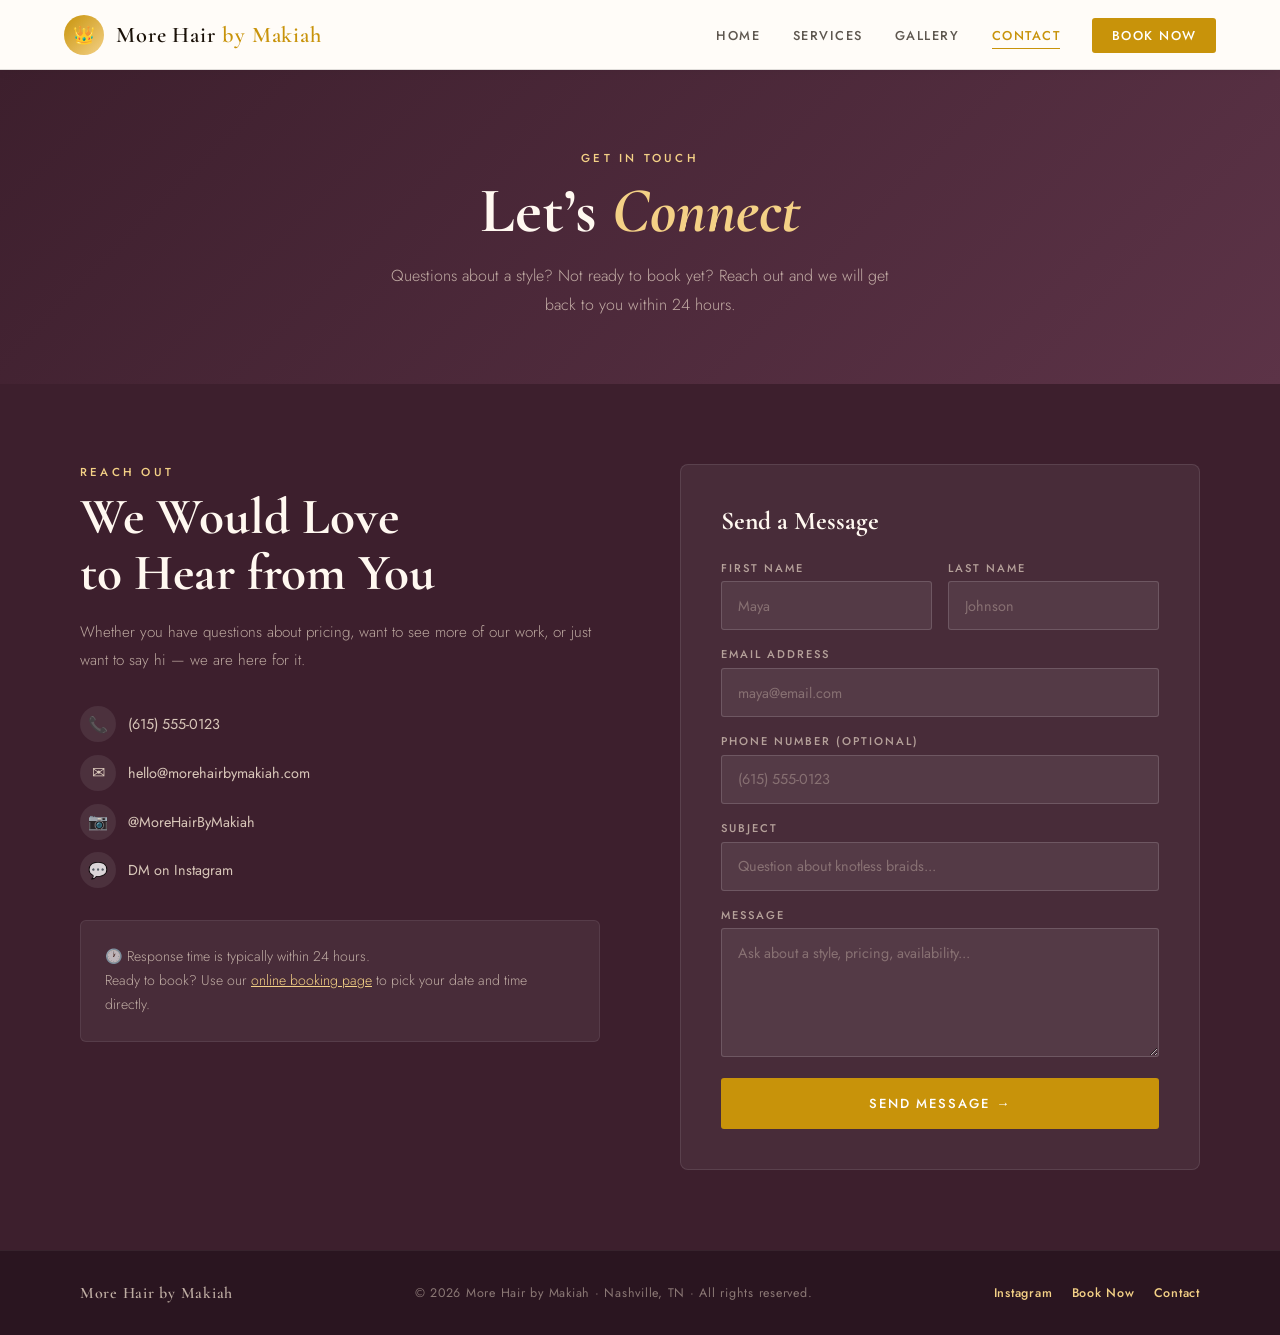
<file: contact.html>
<!DOCTYPE html>
<html lang="en">
<head>
  <meta charset="UTF-8" />
  <meta name="viewport" content="width=device-width, initial-scale=1.0" />
  <meta name="description" content="Contact More Hair by Makiah in Nashville, TN. Ask about styles, pricing, or availability." />
  <meta name="theme-color" content="#3D1F2D" />
  <title>Contact &mdash; More Hair by Makiah</title>

  <link rel="manifest" href="manifest.json" />
  <link rel="apple-touch-icon" href="icons/icon-192.png" />
  <link rel="stylesheet" href="styles.css" />
</head>
<body>

  <!-- ════════ NAV ════════ -->
  <nav>
    <a href="index.html" class="logo">
      <div class="logo-icon">&#128081;</div>
      <span class="logo-text">More Hair <span>by Makiah</span></span>
    </a>
    <ul class="nav-links">
      <li><a href="index.html">Home</a></li>
      <li><a href="services.html">Services</a></li>
      <li><a href="gallery.html">Gallery</a></li>
      <li><a href="contact.html" class="active">Contact</a></li>
      <li><a href="booking.html" class="nav-book">Book Now</a></li>
    </ul>
    <button class="nav-hamburger" id="hamburger" aria-label="Open menu" aria-expanded="false">
      <span></span><span></span><span></span>
    </button>
  </nav>

  <div class="nav-drawer" id="nav-drawer" role="navigation">
    <a href="index.html">Home</a>
    <a href="services.html">Services</a>
    <a href="gallery.html">Gallery</a>
    <a href="contact.html">Contact</a>
    <a href="booking.html" class="drawer-book">Book Now</a>
  </div>

  <!-- ════════ PAGE CONTENT ════════ -->
  <div class="page-content">
    <div class="page-banner">
      <div class="section-label">Get In Touch</div>
      <h1>Let&rsquo;s <em>Connect</em></h1>
      <p>Questions about a style? Not ready to book yet? Reach out and we will get back to you within 24 hours.</p>
    </div>

    <!--
      ══════════════════════════════════════════
      FORMSPREE SETUP — 3 easy steps:
        1. Sign up free at https://formspree.io
        2. Create a new form — copy the form ID
           (the characters after /f/ in your form URL)
        3. Replace YOUR_FORM_ID below with that ID
           e.g. action="https://formspree.io/f/abcdefgh"

      PHONE & EMAIL — replace the placeholders below:
        - Replace (615) 555-0123 with your real phone number
        - Replace hello@morehairbymakiah.com with your real email
      ══════════════════════════════════════════
    -->
    <section class="contact-section">

      <div class="contact-left">
        <div class="section-label">Reach Out</div>
        <h2 class="section-title">We Would Love<br />to Hear from You</h2>
        <p class="contact-sub">
          Whether you have questions about pricing, want to see more of our work,
          or just want to say hi &mdash; we are here for it.
        </p>
        <div class="contact-info-links">

          <!-- ⬇ Replace with your real phone number -->
          <a href="tel:+16155550123" class="contact-info-link">
            <span class="link-icon">&#128222;</span>
            (615) 555-0123
          </a>

          <!-- ⬇ Replace with your real email address -->
          <a href="mailto:hello@morehairbymakiah.com" class="contact-info-link">
            <span class="link-icon">&#9993;</span>
            hello@morehairbymakiah.com
          </a>

          <a href="https://instagram.com/MoreHairByMakiah" target="_blank" rel="noopener" class="contact-info-link">
            <span class="link-icon">&#128247;</span>
            @MoreHairByMakiah
          </a>

          <a href="https://instagram.com/MoreHairByMakiah" target="_blank" rel="noopener" class="contact-info-link">
            <span class="link-icon">&#128172;</span>
            DM on Instagram
          </a>

        </div>

        <div style="margin-top:2rem;padding:1.5rem;background:rgba(255,255,255,0.06);border-radius:6px;border:1px solid rgba(255,255,255,0.08);">
          <p style="color:rgba(255,240,220,0.65);font-size:0.88rem;line-height:1.7;font-weight:300;">
            &#128336; Response time is typically within 24 hours.<br />
            Ready to book? Use our
            <a href="booking.html" style="color:var(--gold-light);text-decoration:underline;">online booking page</a>
            to pick your date and time directly.
          </p>
        </div>
      </div>

      <!-- Formspree contact form -->
      <div class="contact-form-wrap">
        <h3>Send a Message</h3>
        <div class="form-status" id="contact-status" role="alert"></div>
        <form
          class="contact-form"
          id="contact-form"
          action="https://formspree.io/f/YOUR_FORM_ID"
          method="POST">

          <div class="cf-row">
            <div class="cf-group">
              <label for="cf-fname">First Name</label>
              <input id="cf-fname" type="text" name="first_name" placeholder="Maya" required />
            </div>
            <div class="cf-group">
              <label for="cf-lname">Last Name</label>
              <input id="cf-lname" type="text" name="last_name" placeholder="Johnson" required />
            </div>
          </div>

          <div class="cf-group">
            <label for="cf-email">Email Address</label>
            <input id="cf-email" type="email" name="email" placeholder="maya@email.com" required />
          </div>

          <div class="cf-group">
            <label for="cf-phone">Phone Number (optional)</label>
            <input id="cf-phone" type="tel" name="phone" placeholder="(615) 555-0123" />
          </div>

          <div class="cf-group">
            <label for="cf-subject">Subject</label>
            <input id="cf-subject" type="text" name="subject" placeholder="Question about knotless braids..." />
          </div>

          <div class="cf-group">
            <label for="cf-message">Message</label>
            <textarea id="cf-message" name="message" rows="5"
              placeholder="Ask about a style, pricing, availability..." required></textarea>
          </div>

          <!-- Honeypot anti-spam — must stay hidden -->
          <input type="text" name="_gotcha" style="display:none" tabindex="-1" autocomplete="off" />

          <button class="btn-contact-submit" type="submit">Send Message &rarr;</button>
        </form>
      </div>

    </section>
  </div><!-- end .page-content -->

  <!-- ════════ FOOTER ════════ -->
  <footer>
    <div class="footer-brand">More Hair by Makiah</div>
    <p>&copy; <span id="copy-year"></span> More Hair by Makiah &middot; Nashville, TN &middot; All rights reserved.</p>
    <div class="footer-social">
      <a href="https://instagram.com/MoreHairByMakiah" target="_blank" rel="noopener">Instagram</a>
      <a href="booking.html">Book Now</a>
      <a href="contact.html">Contact</a>
    </div>
  </footer>

  <script>
    if ('serviceWorker' in navigator) { navigator.serviceWorker.register('sw.js').catch(function(){}); }

    document.getElementById('copy-year').textContent = new Date().getFullYear();

    /* Hamburger */
    var hamburger = document.getElementById('hamburger');
    var drawer    = document.getElementById('nav-drawer');
    hamburger.addEventListener('click', function () {
      var open = drawer.classList.toggle('open');
      hamburger.setAttribute('aria-expanded', open ? 'true' : 'false');
    });
    drawer.querySelectorAll('a').forEach(function (link) {
      link.addEventListener('click', function () {
        drawer.classList.remove('open');
        hamburger.setAttribute('aria-expanded', 'false');
      });
    });

    /* Formspree AJAX submit */
    (function () {
      var form   = document.getElementById('contact-form');
      var status = document.getElementById('contact-status');
      if (!form || !status) { return; }

      form.addEventListener('submit', function (e) {
        e.preventDefault();

        var btn         = form.querySelector('button[type="submit"]');
        btn.disabled    = true;
        btn.textContent = 'Sending...';
        status.className     = 'form-status';
        status.style.display = 'none';
        status.textContent   = '';

        fetch(form.action, {
          method:  'POST',
          body:    new FormData(form),
          headers: { 'Accept': 'application/json' }
        })
        .then(function (res) {
          if (res.ok) {
            status.className     = 'form-status success';
            status.textContent   = 'Message sent! We will be in touch within 24 hours.';
            status.style.display = 'block';
            form.reset();
          } else {
            return res.json().then(function (json) {
              throw new Error(json.error || 'Server error');
            });
          }
        })
        .catch(function () {
          status.className     = 'form-status error';
          status.textContent   = 'Something went wrong. Please email us directly or try again.';
          status.style.display = 'block';
        })
        .finally(function () {
          btn.disabled    = false;
          btn.textContent = 'Send Message \u2192';
        });
      });
    }());
  </script>

</body>
</html>
</file>
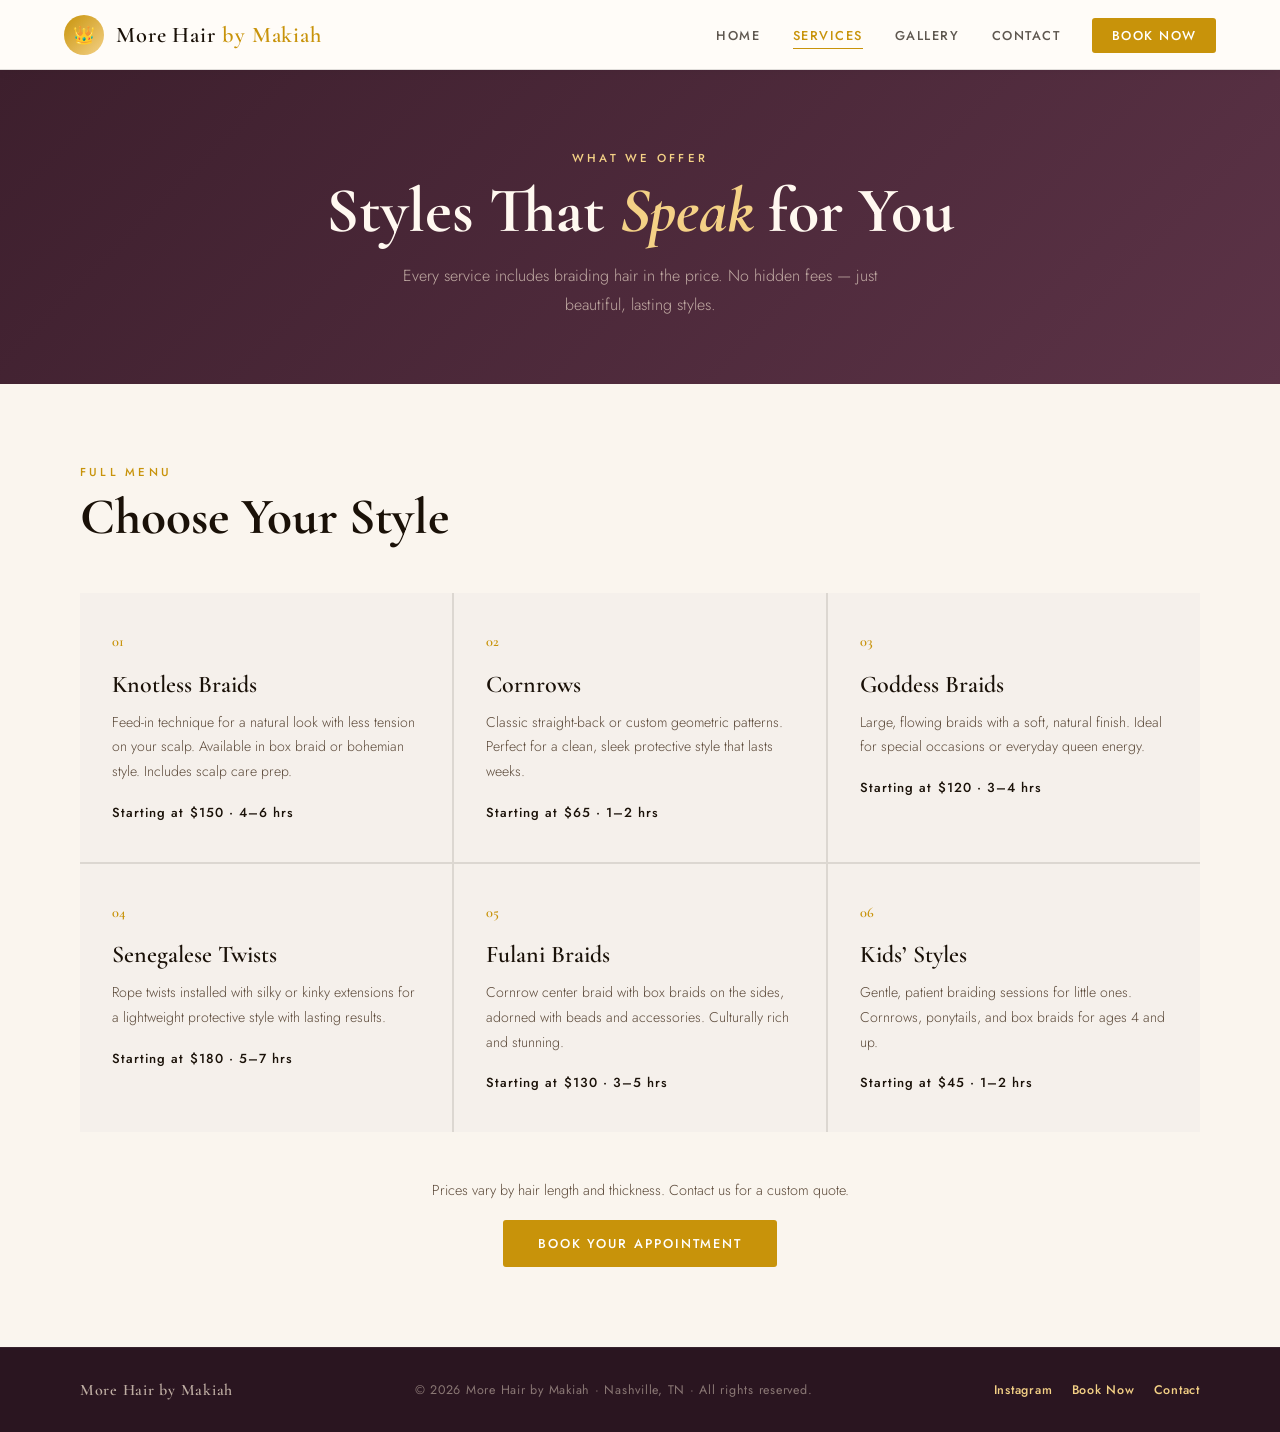
<file: services.html>
<!DOCTYPE html>
<html lang="en">
<head>
  <meta charset="UTF-8" />
  <meta name="viewport" content="width=device-width, initial-scale=1.0" />
  <meta name="description" content="Hair braiding services by Makiah in Nashville, TN — knotless braids, cornrows, goddess braids, Senegalese twists, Fulani braids, and kids styles." />
  <meta name="theme-color" content="#3D1F2D" />
  <title>Services &mdash; More Hair by Makiah</title>

  <link rel="manifest" href="manifest.json" />
  <link rel="apple-touch-icon" href="icons/icon-192.png" />
  <link rel="stylesheet" href="styles.css" />
</head>
<body>

  <!-- ════════ NAV ════════ -->
  <nav>
    <a href="index.html" class="logo">
      <div class="logo-icon">&#128081;</div>
      <span class="logo-text">More Hair <span>by Makiah</span></span>
    </a>
    <ul class="nav-links">
      <li><a href="index.html">Home</a></li>
      <li><a href="services.html" class="active">Services</a></li>
      <li><a href="gallery.html">Gallery</a></li>
      <li><a href="contact.html">Contact</a></li>
      <li><a href="booking.html" class="nav-book">Book Now</a></li>
    </ul>
    <button class="nav-hamburger" id="hamburger" aria-label="Open menu" aria-expanded="false">
      <span></span><span></span><span></span>
    </button>
  </nav>

  <div class="nav-drawer" id="nav-drawer" role="navigation">
    <a href="index.html">Home</a>
    <a href="services.html">Services</a>
    <a href="gallery.html">Gallery</a>
    <a href="contact.html">Contact</a>
    <a href="booking.html" class="drawer-book">Book Now</a>
  </div>

  <!-- ════════ PAGE BANNER ════════ -->
  <div class="page-content">
    <div class="page-banner">
      <div class="section-label">What We Offer</div>
      <h1>Styles That <em>Speak</em> for You</h1>
      <p>Every service includes braiding hair in the price. No hidden fees &mdash; just beautiful, lasting styles.</p>
    </div>

    <!-- ════════ SERVICES GRID ════════ -->
    <section class="services-section">
      <div class="section-label">Full Menu</div>
      <h2 class="section-title">Choose Your Style</h2>
      <div class="services-grid">

        <div class="service-card">
          <div class="service-num">01</div>
          <div class="service-name">Knotless Braids</div>
          <p class="service-desc">Feed-in technique for a natural look with less tension on your scalp. Available in box braid or bohemian style. Includes scalp care prep.</p>
          <div class="service-price">Starting at $150 &middot; 4&ndash;6 hrs</div>
        </div>

        <div class="service-card">
          <div class="service-num">02</div>
          <div class="service-name">Cornrows</div>
          <p class="service-desc">Classic straight-back or custom geometric patterns. Perfect for a clean, sleek protective style that lasts weeks.</p>
          <div class="service-price">Starting at $65 &middot; 1&ndash;2 hrs</div>
        </div>

        <div class="service-card">
          <div class="service-num">03</div>
          <div class="service-name">Goddess Braids</div>
          <p class="service-desc">Large, flowing braids with a soft, natural finish. Ideal for special occasions or everyday queen energy.</p>
          <div class="service-price">Starting at $120 &middot; 3&ndash;4 hrs</div>
        </div>

        <div class="service-card">
          <div class="service-num">04</div>
          <div class="service-name">Senegalese Twists</div>
          <p class="service-desc">Rope twists installed with silky or kinky extensions for a lightweight protective style with lasting results.</p>
          <div class="service-price">Starting at $180 &middot; 5&ndash;7 hrs</div>
        </div>

        <div class="service-card">
          <div class="service-num">05</div>
          <div class="service-name">Fulani Braids</div>
          <p class="service-desc">Cornrow center braid with box braids on the sides, adorned with beads and accessories. Culturally rich and stunning.</p>
          <div class="service-price">Starting at $130 &middot; 3&ndash;5 hrs</div>
        </div>

        <div class="service-card">
          <div class="service-num">06</div>
          <div class="service-name">Kids&rsquo; Styles</div>
          <p class="service-desc">Gentle, patient braiding sessions for little ones. Cornrows, ponytails, and box braids for ages 4 and up.</p>
          <div class="service-price">Starting at $45 &middot; 1&ndash;2 hrs</div>
        </div>

      </div>

      <!-- CTA -->
      <div style="text-align:center;margin-top:3rem;">
        <p style="color:var(--text-muted);font-size:0.9rem;margin-bottom:1.2rem;font-weight:300;">
          Prices vary by hair length and thickness. Contact us for a custom quote.
        </p>
        <a href="booking.html" class="btn-primary">Book Your Appointment</a>
      </div>
    </section>

  </div><!-- end .page-content -->

  <!-- ════════ FOOTER ════════ -->
  <footer>
    <div class="footer-brand">More Hair by Makiah</div>
    <p>&copy; <span id="copy-year"></span> More Hair by Makiah &middot; Nashville, TN &middot; All rights reserved.</p>
    <div class="footer-social">
      <a href="https://instagram.com/MoreHairByMakiah" target="_blank" rel="noopener">Instagram</a>
      <a href="booking.html">Book Now</a>
      <a href="contact.html">Contact</a>
    </div>
  </footer>

  <script>
    if ('serviceWorker' in navigator) { navigator.serviceWorker.register('sw.js').catch(function(){}); }

    document.getElementById('copy-year').textContent = new Date().getFullYear();

    var hamburger = document.getElementById('hamburger');
    var drawer    = document.getElementById('nav-drawer');
    hamburger.addEventListener('click', function () {
      var open = drawer.classList.toggle('open');
      hamburger.setAttribute('aria-expanded', open ? 'true' : 'false');
    });
    drawer.querySelectorAll('a').forEach(function (link) {
      link.addEventListener('click', function () {
        drawer.classList.remove('open');
        hamburger.setAttribute('aria-expanded', 'false');
      });
    });
  </script>

</body>
</html>
</file>
<file: styles.css>
/* ================================================
   MORE HAIR BY MAKIAH — Shared Stylesheet
   styles.css  |  used by all pages
   ================================================ */

/* ── GOOGLE FONTS ── */
@import url('https://fonts.googleapis.com/css2?family=Cormorant+Garamond:ital,wght@0,400;0,600;1,400&family=Jost:wght@300;400;500&display=swap');

/* ── VARIABLES ── */
:root {
  --gold:        #C8930A;
  --gold-light:  #F4D186;
  --gold-dark:   #a67a08;
  --lavender-bg: #EDE8F5;
  --lavender:    #7B5EA7;
  --cream:       #FAF5EE;
  --warm-white:  #F5F0EB;
  --deep:        #1A1108;
  --text-muted:  #5C4A3A;
  --border:      rgba(0,0,0,0.12);
  --hero-dark:   #3D1F2D;
  --hero-mid:    #5C3347;
  --hero-deep:   #2A1520;
  --nav-h:       70px;
}

/* ── RESET ── */
*, *::before, *::after { margin: 0; padding: 0; box-sizing: border-box; }
html { scroll-behavior: smooth; -webkit-text-size-adjust: 100%; }
body {
  font-family: 'Jost', sans-serif;
  background: var(--warm-white);
  color: var(--deep);
  overflow-x: hidden;
  min-height: 100vh;
}
img { max-width: 100%; display: block; }
a { color: inherit; }

/* ================================================
   NAVIGATION
   ================================================ */
nav {
  position: fixed;
  top: 0; left: 0; right: 0;
  z-index: 200;
  height: var(--nav-h);
  display: flex;
  align-items: center;
  justify-content: space-between;
  padding: 0 4rem;
  background: rgba(255,252,248,0.97);
  backdrop-filter: blur(12px);
  -webkit-backdrop-filter: blur(12px);
  border-bottom: 1px solid var(--border);
  box-shadow: 0 1px 12px rgba(0,0,0,0.06);
}

.logo {
  display: flex;
  align-items: center;
  gap: 0.75rem;
  text-decoration: none;
  flex-shrink: 0;
}

.logo-icon {
  width: 40px; height: 40px;
  background: linear-gradient(135deg, var(--gold), var(--gold-light));
  border-radius: 50%;
  display: flex;
  align-items: center;
  justify-content: center;
  font-size: 1.1rem;
}

.logo-text {
  font-family: 'Cormorant Garamond', serif;
  font-size: 1.4rem;
  font-weight: 600;
  color: var(--deep);
  letter-spacing: 0.04em;
  white-space: nowrap;
}

.logo-text span { color: var(--gold); }

/* Desktop nav links */
.nav-links {
  display: flex;
  align-items: center;
  gap: 2rem;
  list-style: none;
}

.nav-links a {
  color: var(--deep);
  text-decoration: none;
  font-size: 0.8rem;
  font-weight: 500;
  letter-spacing: 0.12em;
  text-transform: uppercase;
  opacity: 0.7;
  transition: opacity 0.2s, color 0.2s;
  position: relative;
  white-space: nowrap;
}

.nav-links a::after {
  content: '';
  position: absolute;
  bottom: -4px; left: 0;
  width: 0; height: 1.5px;
  background: var(--gold);
  transition: width 0.3s ease;
}

.nav-links a:hover,
.nav-links a.active { opacity: 1; color: var(--gold); }
.nav-links a:hover::after,
.nav-links a.active::after { width: 100%; }

.nav-book {
  background: var(--gold) !important;
  color: #fff !important;
  padding: 0.5rem 1.2rem !important;
  border-radius: 3px;
  opacity: 1 !important;
  transition: background 0.2s !important;
}

.nav-book:hover { background: var(--gold-dark) !important; }
.nav-book::after { display: none !important; }

/* Hamburger — mobile only */
.nav-hamburger {
  display: none;
  flex-direction: column;
  gap: 5px;
  cursor: pointer;
  padding: 6px;
  background: none;
  border: none;
  z-index: 201;
}

.nav-hamburger span {
  display: block;
  width: 24px; height: 2px;
  background: var(--deep);
  border-radius: 2px;
  transition: transform 0.3s, opacity 0.3s;
}

/* Mobile drawer */
.nav-drawer {
  display: none;
  position: fixed;
  top: var(--nav-h); left: 0; right: 0;
  background: rgba(255,252,248,0.99);
  border-bottom: 1px solid var(--border);
  box-shadow: 0 8px 24px rgba(0,0,0,0.1);
  z-index: 199;
  padding: 1.5rem 2rem 2rem;
  flex-direction: column;
  gap: 0;
}

.nav-drawer.open { display: flex; }

.nav-drawer a {
  display: block;
  color: var(--deep);
  text-decoration: none;
  font-size: 1rem;
  font-weight: 500;
  letter-spacing: 0.08em;
  text-transform: uppercase;
  padding: 1rem 0;
  border-bottom: 1px solid var(--border);
  transition: color 0.2s;
}

.nav-drawer a:last-child { border-bottom: none; }
.nav-drawer a:hover { color: var(--gold); }

.nav-drawer .drawer-book {
  margin-top: 1.2rem;
  background: var(--gold);
  color: #fff !important;
  text-align: center;
  padding: 1rem;
  border-radius: 3px;
  border-bottom: none !important;
}

/* ================================================
   PAGE WRAPPER  (pushes content below fixed nav)
   ================================================ */
.page-content {
  padding-top: var(--nav-h);
}

/* ================================================
   SHARED BUTTONS
   ================================================ */
.btn-primary {
  display: inline-block;
  background: var(--gold);
  color: #fff;
  text-decoration: none;
  padding: 0.9rem 2.2rem;
  font-size: 0.8rem;
  font-weight: 500;
  letter-spacing: 0.15em;
  text-transform: uppercase;
  border-radius: 3px;
  transition: background 0.25s, transform 0.2s;
  border: none;
  cursor: pointer;
  font-family: 'Jost', sans-serif;
}

.btn-primary:hover {
  background: var(--gold-dark);
  transform: translateY(-2px);
}

.btn-secondary {
  display: inline-block;
  color: var(--deep);
  text-decoration: none;
  font-size: 0.82rem;
  letter-spacing: 0.1em;
  border-bottom: 1px solid rgba(0,0,0,0.25);
  padding-bottom: 2px;
  transition: opacity 0.2s;
}

.btn-secondary:hover { opacity: 0.6; }

/* ================================================
   SHARED SECTION STYLES
   ================================================ */
.section-label {
  font-size: 0.72rem;
  letter-spacing: 0.28em;
  text-transform: uppercase;
  color: var(--gold);
  font-weight: 500;
  margin-bottom: 0.6rem;
}

.section-title {
  font-family: 'Cormorant Garamond', serif;
  font-size: clamp(2rem, 4vw, 3.5rem);
  line-height: 1.1;
  color: var(--deep);
  margin-bottom: 1.2rem;
}

/* ================================================
   HERO  (index.html only)
   ================================================ */
.hero {
  min-height: 100vh;
  background: linear-gradient(135deg, var(--hero-dark) 0%, var(--hero-mid) 50%, #3A2840 100%);
  display: grid;
  grid-template-columns: 1fr 1fr;
  position: relative;
  overflow: hidden;
}

.hero-left {
  display: flex;
  flex-direction: column;
  justify-content: center;
  padding: calc(var(--nav-h) + 4rem) 3rem 4rem 5rem;
  position: relative;
  z-index: 2;
}

.hero-tag {
  display: inline-flex;
  align-items: center;
  gap: 0.6rem;
  font-size: 0.72rem;
  letter-spacing: 0.28em;
  text-transform: uppercase;
  color: var(--gold-light);
  margin-bottom: 1.5rem;
  opacity: 0;
  animation: fadeUp 0.8s 0.2s forwards;
}

.hero-tag::before {
  content: '';
  width: 28px; height: 1px;
  background: var(--gold-light);
  flex-shrink: 0;
}

.hero h1 {
  font-family: 'Cormorant Garamond', serif;
  font-size: clamp(2.6rem, 5vw, 5.5rem);
  line-height: 1.05;
  color: #FFF8F0;
  margin-bottom: 1.5rem;
  opacity: 0;
  animation: fadeUp 0.9s 0.4s forwards;
}

.hero h1 em {
  font-style: italic;
  color: var(--gold-light);
}

.hero-sub {
  font-size: 0.95rem;
  line-height: 1.8;
  color: rgba(255,240,220,0.75);
  max-width: 400px;
  margin-bottom: 2.5rem;
  font-weight: 300;
  opacity: 0;
  animation: fadeUp 0.9s 0.6s forwards;
}

.hero-cta-group {
  display: flex;
  align-items: center;
  gap: 1.5rem;
  flex-wrap: wrap;
  opacity: 0;
  animation: fadeUp 0.9s 0.8s forwards;
}

.hero-cta-group .btn-secondary {
  color: rgba(255,240,220,0.8);
  border-color: rgba(255,240,220,0.35);
}

.hero-cta-group .btn-secondary:hover {
  color: var(--gold-light);
  border-color: var(--gold-light);
  opacity: 1;
}

.hero-stats {
  display: flex;
  gap: 2.5rem;
  margin-top: 3.5rem;
  padding-top: 2rem;
  border-top: 1px solid rgba(244,209,134,0.2);
  opacity: 0;
  animation: fadeUp 0.9s 1s forwards;
  flex-wrap: wrap;
}

.stat-num {
  font-family: 'Cormorant Garamond', serif;
  font-size: 2rem;
  font-weight: 600;
  color: var(--gold-light);
  line-height: 1;
}

.stat-label {
  font-size: 0.68rem;
  letter-spacing: 0.1em;
  color: rgba(255,240,220,0.5);
  text-transform: uppercase;
  margin-top: 0.3rem;
}

/* Hero right — photo panel */
.hero-right {
  position: relative;
  overflow: hidden;
}

.hero-photo {
  position: absolute;
  inset: 0;
  width: 100%;
  height: 100%;
  object-fit: cover;
  object-position: center top;
}

.hero-photo-fade {
  position: absolute;
  inset: 0;
  background: linear-gradient(
    to right,
    var(--hero-dark) 0%,
    rgba(61,31,45,0.35) 20%,
    transparent 55%
  );
  pointer-events: none;
}

.hero-photo-vignette {
  position: absolute;
  inset: 0;
  background: linear-gradient(
    to top,
    rgba(30,12,22,0.5) 0%,
    transparent 40%
  );
  pointer-events: none;
}

/* ================================================
   PAGE HERO BANNER  (inner pages)
   ================================================ */
.page-banner {
  background: linear-gradient(135deg, var(--hero-dark) 0%, var(--hero-mid) 100%);
  padding: 5rem 5rem 4rem;
  text-align: center;
}

.page-banner .section-label { color: var(--gold-light); }

.page-banner h1 {
  font-family: 'Cormorant Garamond', serif;
  font-size: clamp(2.5rem, 5vw, 4rem);
  color: #FFF8F0;
  line-height: 1.1;
}

.page-banner h1 em { font-style: italic; color: var(--gold-light); }

.page-banner p {
  color: rgba(255,240,220,0.65);
  font-size: 1rem;
  font-weight: 300;
  max-width: 520px;
  margin: 1rem auto 0;
  line-height: 1.8;
}

/* ================================================
   SERVICES
   ================================================ */
.services-section { background: var(--cream); padding: 5rem 5rem; }

.services-grid {
  display: grid;
  grid-template-columns: repeat(3, 1fr);
  gap: 2px;
  margin-top: 3rem;
  background: var(--border);
}

.service-card {
  background: var(--warm-white);
  padding: 2.5rem 2rem;
  position: relative;
  overflow: hidden;
  transition: background 0.3s;
}

.service-card::before {
  content: '';
  position: absolute;
  bottom: 0; left: 0;
  width: 0; height: 3px;
  background: var(--gold);
  transition: width 0.4s ease;
}

.service-card:hover { background: var(--lavender-bg); }
.service-card:hover::before { width: 100%; }

.service-num {
  font-family: 'Cormorant Garamond', serif;
  font-size: 0.9rem;
  color: var(--gold);
  margin-bottom: 1.2rem;
  font-weight: 600;
}

.service-name {
  font-family: 'Cormorant Garamond', serif;
  font-size: 1.5rem;
  font-weight: 600;
  color: var(--deep);
  margin-bottom: 0.7rem;
}

.service-desc {
  font-size: 0.88rem;
  line-height: 1.75;
  color: var(--text-muted);
  margin-bottom: 1.2rem;
  font-weight: 300;
}

.service-price {
  font-size: 0.82rem;
  letter-spacing: 0.08em;
  color: var(--deep);
  font-weight: 500;
}

/* ================================================
   GALLERY
   ================================================ */
.gallery-section {
  background: linear-gradient(135deg, var(--hero-dark) 0%, var(--hero-mid) 100%);
  padding: 5rem 5rem;
}

.gallery-section .section-label { color: var(--gold-light); }
.gallery-section .section-title { color: #FFF8F0; }

.gallery-header {
  display: flex;
  justify-content: space-between;
  align-items: flex-end;
  margin-bottom: 2.5rem;
  flex-wrap: wrap;
  gap: 1.5rem;
}

.gallery-grid {
  display: grid;
  grid-template-columns: 2fr 1fr 1fr;
  grid-template-rows: 280px 280px;
  gap: 4px;
}

.gallery-item {
  position: relative;
  overflow: hidden;
  cursor: pointer;
  background: #2a1520;
}

.gallery-item:first-child { grid-row: 1 / 3; }

.gallery-item-inner {
  width: 100%; height: 100%;
  display: flex;
  align-items: center;
  justify-content: center;
  font-size: 3rem;
  opacity: 0.5;
  transition: opacity 0.3s, transform 0.5s;
}

/* Gallery items — when real photos are added, swap the background
   for an <img> tag with object-fit: cover inside each .gallery-item */
.gallery-item:nth-child(1) .gallery-item-inner { background: linear-gradient(135deg, #7B5EA7, #4A3060); }
.gallery-item:nth-child(2) .gallery-item-inner { background: linear-gradient(135deg, #3A8A7A, #5C3347); }
.gallery-item:nth-child(3) .gallery-item-inner { background: linear-gradient(135deg, #C8930A, #C0503C); }
.gallery-item:nth-child(4) .gallery-item-inner { background: linear-gradient(135deg, #5C3347, #7B5EA7); }
.gallery-item:nth-child(5) .gallery-item-inner { background: linear-gradient(135deg, #3A8A7A, #C8930A); }

.gallery-item:hover .gallery-item-inner { opacity: 0.75; transform: scale(1.05); }

.gallery-overlay {
  position: absolute;
  inset: 0;
  background: linear-gradient(to top, rgba(0,0,0,0.7) 0%, transparent 50%);
  opacity: 0;
  transition: opacity 0.3s;
  display: flex;
  align-items: flex-end;
  padding: 1.2rem;
}

.gallery-item:hover .gallery-overlay { opacity: 1; }

.gallery-tag {
  font-size: 0.75rem;
  letter-spacing: 0.12em;
  text-transform: uppercase;
  color: #fff;
  font-weight: 500;
}

/* ================================================
   BOOKING
   ================================================ */
.booking-section {
  background: var(--lavender-bg);
  padding: 5rem 5rem;
  display: grid;
  grid-template-columns: 1fr 1.6fr;
  gap: 5rem;
  align-items: start;
}

.booking-details {
  display: flex;
  flex-direction: column;
  gap: 1rem;
  margin-top: 2rem;
}

.detail-item {
  display: flex;
  align-items: flex-start;
  gap: 1rem;
  padding: 1.1rem;
  background: #fff;
  border-left: 3px solid var(--gold);
  border-radius: 0 4px 4px 0;
  box-shadow: 0 1px 6px rgba(0,0,0,0.05);
}

.detail-icon { font-size: 1.1rem; flex-shrink: 0; margin-top: 1px; }

.detail-text strong {
  display: block;
  font-size: 0.78rem;
  letter-spacing: 0.08em;
  text-transform: uppercase;
  color: var(--deep);
  margin-bottom: 0.2rem;
  font-weight: 500;
}

.detail-text span {
  font-size: 0.88rem;
  color: var(--text-muted);
  font-weight: 300;
}

.calendly-wrap {
  background: #fff;
  border-radius: 8px;
  overflow: hidden;
  box-shadow: 0 4px 24px rgba(0,0,0,0.08);
  min-height: 660px;
}

.calendly-inline-widget { min-width: 100%; height: 660px; }

.calendly-placeholder {
  min-height: 660px;
  display: flex;
  flex-direction: column;
  align-items: center;
  justify-content: center;
  gap: 1rem;
  text-align: center;
  padding: 3rem;
  border: 2px dashed var(--border);
  border-radius: 8px;
}

.calendly-placeholder p {
  color: var(--text-muted);
  font-size: 0.9rem;
  line-height: 1.7;
}

.calendly-placeholder code {
  background: var(--lavender-bg);
  color: var(--lavender);
  padding: 0.2rem 0.5rem;
  border-radius: 3px;
  font-size: 0.82rem;
}

/* ================================================
   CONTACT
   ================================================ */
.contact-section {
  background: var(--hero-dark);
  padding: 5rem 5rem;
  display: grid;
  grid-template-columns: 1fr 1fr;
  gap: 5rem;
  align-items: start;
}

.contact-section .section-label { color: var(--gold-light); }
.contact-section .section-title { color: #FFF8F0; margin-bottom: 1rem; }

.contact-sub {
  color: rgba(255,240,220,0.65);
  font-size: 0.95rem;
  line-height: 1.85;
  font-weight: 300;
  margin-bottom: 2rem;
}

.contact-info-links {
  display: flex;
  flex-direction: column;
  gap: 0.8rem;
}

.contact-info-link {
  display: flex;
  align-items: center;
  gap: 0.75rem;
  color: rgba(255,240,220,0.8);
  text-decoration: none;
  font-size: 0.9rem;
  transition: color 0.2s;
}

.contact-info-link:hover { color: var(--gold-light); }

.link-icon {
  width: 36px; height: 36px;
  background: rgba(255,255,255,0.08);
  border-radius: 50%;
  display: flex;
  align-items: center;
  justify-content: center;
  font-size: 1rem;
  flex-shrink: 0;
  transition: background 0.2s;
}

.contact-info-link:hover .link-icon { background: rgba(200,147,10,0.2); }

.contact-form-wrap {
  background: rgba(255,255,255,0.06);
  border: 1px solid rgba(255,255,255,0.1);
  border-radius: 8px;
  padding: 2.5rem;
}

.contact-form-wrap h3 {
  font-family: 'Cormorant Garamond', serif;
  font-size: 1.6rem;
  color: #FFF8F0;
  margin-bottom: 1.5rem;
}

.contact-form {
  display: flex;
  flex-direction: column;
  gap: 1rem;
}

.cf-group {
  display: flex;
  flex-direction: column;
  gap: 0.35rem;
}

.cf-group label {
  font-size: 0.7rem;
  letter-spacing: 0.18em;
  text-transform: uppercase;
  color: rgba(255,240,220,0.6);
  font-weight: 500;
}

.cf-group input,
.cf-group textarea {
  padding: 0.85rem 1rem;
  border: 1px solid rgba(255,255,255,0.15);
  background: rgba(255,255,255,0.07);
  font-family: 'Jost', sans-serif;
  font-size: 0.9rem;
  color: #FFF8F0;
  outline: none;
  border-radius: 3px;
  transition: border-color 0.2s, background 0.2s;
  width: 100%;
}

.cf-group input::placeholder,
.cf-group textarea::placeholder { color: rgba(255,240,220,0.3); }

.cf-group input:focus,
.cf-group textarea:focus {
  border-color: var(--gold-light);
  background: rgba(255,255,255,0.1);
}

.cf-row {
  display: grid;
  grid-template-columns: 1fr 1fr;
  gap: 1rem;
}

.btn-contact-submit {
  background: var(--gold);
  color: #fff;
  border: none;
  padding: 1rem 2rem;
  font-family: 'Jost', sans-serif;
  font-size: 0.82rem;
  letter-spacing: 0.15em;
  text-transform: uppercase;
  cursor: pointer;
  border-radius: 3px;
  margin-top: 0.3rem;
  transition: background 0.2s, transform 0.2s;
  font-weight: 500;
  width: 100%;
}

.btn-contact-submit:hover {
  background: var(--gold-dark);
  transform: translateY(-1px);
}

.form-status {
  display: none;
  padding: 0.85rem 1rem;
  border-radius: 4px;
  font-size: 0.88rem;
  margin-bottom: 0.5rem;
}

.form-status.success {
  display: block;
  background: rgba(58,138,122,0.25);
  border: 1px solid rgba(58,138,122,0.5);
  color: #a8f0e4;
}

.form-status.error {
  display: block;
  background: rgba(192,80,60,0.25);
  border: 1px solid rgba(192,80,60,0.5);
  color: #f5b7a8;
}

/* ================================================
   FOOTER
   ================================================ */
footer {
  background: var(--hero-deep);
  color: rgba(255,240,220,0.45);
  padding: 2rem 5rem;
  display: flex;
  align-items: center;
  justify-content: space-between;
  font-size: 0.78rem;
  letter-spacing: 0.06em;
  border-top: 1px solid rgba(255,255,255,0.06);
  flex-wrap: wrap;
  gap: 1rem;
}

.footer-brand {
  font-family: 'Cormorant Garamond', serif;
  font-size: 1rem;
  font-weight: 600;
  color: rgba(255,240,220,0.7);
}

footer a {
  color: var(--gold-light);
  text-decoration: none;
  font-weight: 500;
  transition: opacity 0.2s;
}

footer a:hover { opacity: 0.7; }

.footer-social { display: flex; gap: 1.2rem; flex-wrap: wrap; }

/* ================================================
   HOME TEASER STRIPS  (index.html)
   ================================================ */
.teaser-strip {
  padding: 4rem 5rem;
  background: var(--cream);
  display: flex;
  gap: 3rem;
  align-items: center;
  justify-content: space-between;
  flex-wrap: wrap;
}

.teaser-strip .section-title { margin-bottom: 0.5rem; }

.teaser-text { max-width: 500px; }

.teaser-text p {
  font-size: 0.95rem;
  color: var(--text-muted);
  line-height: 1.8;
  font-weight: 300;
  margin-bottom: 1.5rem;
}

/* Gallery teaser dark strip — responsive wrapper */
.gallery-teaser {
  background: linear-gradient(135deg, #3D1F2D 0%, #5C3347 100%);
  padding: 4rem 5rem;
  display: flex;
  align-items: center;
  justify-content: space-between;
  gap: 2rem;
  flex-wrap: wrap;
}

.gallery-teaser-text p {
  color: rgba(255,240,220,0.65);
  font-size: 0.95rem;
  font-weight: 300;
  line-height: 1.8;
  max-width: 400px;
  margin-bottom: 1.5rem;
}

.gallery-teaser-grid {
  display: grid;
  grid-template-columns: 1fr 1fr;
  gap: 4px;
  width: 280px;
  height: 200px;
  border-radius: 6px;
  overflow: hidden;
  flex-shrink: 0;
}

.gallery-teaser-grid div {
  display: flex;
  align-items: center;
  justify-content: center;
  font-size: 2rem;
  opacity: 0.7;
}

/* Teaser stat cards */
.teaser-stats {
  display: flex;
  gap: 1rem;
  flex-wrap: wrap;
}

.teaser-stat-card {
  background: var(--lavender-bg);
  border-radius: 6px;
  padding: 1.5rem 2rem;
  text-align: center;
  min-width: 130px;
}

.teaser-stat-num {
  font-family: 'Cormorant Garamond', serif;
  font-size: 1.8rem;
  font-weight: 600;
  color: var(--gold);
}

.teaser-stat-label {
  font-size: 0.75rem;
  letter-spacing: 0.1em;
  text-transform: uppercase;
  color: var(--text-muted);
  margin-top: 0.3rem;
}

/* ================================================
   ANIMATIONS
   ================================================ */
@keyframes fadeUp {
  from { opacity: 0; transform: translateY(24px); }
  to   { opacity: 1; transform: translateY(0); }
}

/* ================================================
   RESPONSIVE — TABLET  (max 1024px)
   ================================================ */
@media (max-width: 1024px) {
  .booking-section { grid-template-columns: 1fr; gap: 3rem; }
  .contact-section  { grid-template-columns: 1fr; gap: 3rem; }
  .services-grid    { grid-template-columns: repeat(2, 1fr); }
}

/* ================================================
   RESPONSIVE — MOBILE  (max 768px)
   ================================================ */
@media (max-width: 768px) {

  /* Nav */
  nav { padding: 0 1.25rem; }
  .nav-links { display: none; }
  .nav-hamburger { display: flex; }

  /* ── HERO: stack vertically so photo is always visible ── */
  .hero {
    grid-template-columns: 1fr;
    grid-template-rows: auto auto;
    min-height: 100svh;
  }

  /* Text block comes first */
  .hero-left {
    padding: calc(var(--nav-h) + 2rem) 1.5rem 2rem;
    text-align: center;
    align-items: center;
    order: 1;
  }

  .hero-tag { justify-content: center; }
  .hero-sub { text-align: center; max-width: 100%; }
  .hero-cta-group { justify-content: center; }
  .hero-stats { justify-content: center; gap: 2rem; }

  /* Photo block comes second — shown as a tall banner below the text */
  .hero-right {
    display: block;         /* was "display: none" — now always visible */
    order: 2;
    height: 55vw;           /* responsive height — tall enough to see the style */
    min-height: 260px;
    max-height: 420px;
    position: relative;
    overflow: hidden;
  }

  .hero-photo {
    position: absolute;
    inset: 0;
    width: 100%;
    height: 100%;
    object-fit: cover;
    object-position: center top;
  }

  /* Fade only from top on mobile so photo isn't hidden */
  .hero-photo-fade {
    background: linear-gradient(
      to bottom,
      var(--hero-dark) 0%,
      transparent 25%
    );
  }

  /* Page banner */
  .page-banner { padding: 3.5rem 1.5rem 3rem; }

  /* Sections */
  .services-section { padding: 3.5rem 1.25rem; }
  .services-grid { grid-template-columns: 1fr; }

  .gallery-section { padding: 3.5rem 1.25rem; }
  .gallery-grid {
    grid-template-columns: 1fr 1fr;
    grid-template-rows: 180px 180px 180px;
  }
  .gallery-item:first-child { grid-row: auto; }

  .booking-section {
    grid-template-columns: 1fr;
    padding: 3.5rem 1.25rem;
    gap: 2.5rem;
  }

  .contact-section {
    grid-template-columns: 1fr;
    padding: 3.5rem 1.25rem;
    gap: 2.5rem;
  }

  .cf-row { grid-template-columns: 1fr; }

  /* Teaser strips */
  .teaser-strip {
    padding: 3rem 1.25rem;
    flex-direction: column;
    align-items: flex-start;
  }

  .teaser-stats { justify-content: center; width: 100%; }

  .teaser-stat-card { min-width: 0; flex: 1; }

  /* Gallery teaser dark strip */
  .gallery-teaser {
    padding: 3rem 1.25rem;
    flex-direction: column;
  }

  .gallery-teaser-grid {
    width: 100%;
    height: 160px;
  }

  /* Footer */
  footer {
    padding: 1.5rem 1.25rem;
    flex-direction: column;
    text-align: center;
    gap: 0.75rem;
  }
}

/* ================================================
   RESPONSIVE — SMALL MOBILE  (max 480px)
   ================================================ */
@media (max-width: 480px) {
  .hero h1 { font-size: 2.4rem; }
  .hero-stats { flex-direction: column; gap: 1.2rem; align-items: center; }

  /* 1-column gallery at narrow widths for breathing room */
  .gallery-grid {
    grid-template-columns: 1fr;
    grid-template-rows: repeat(5, 220px);
  }
}
</file>
